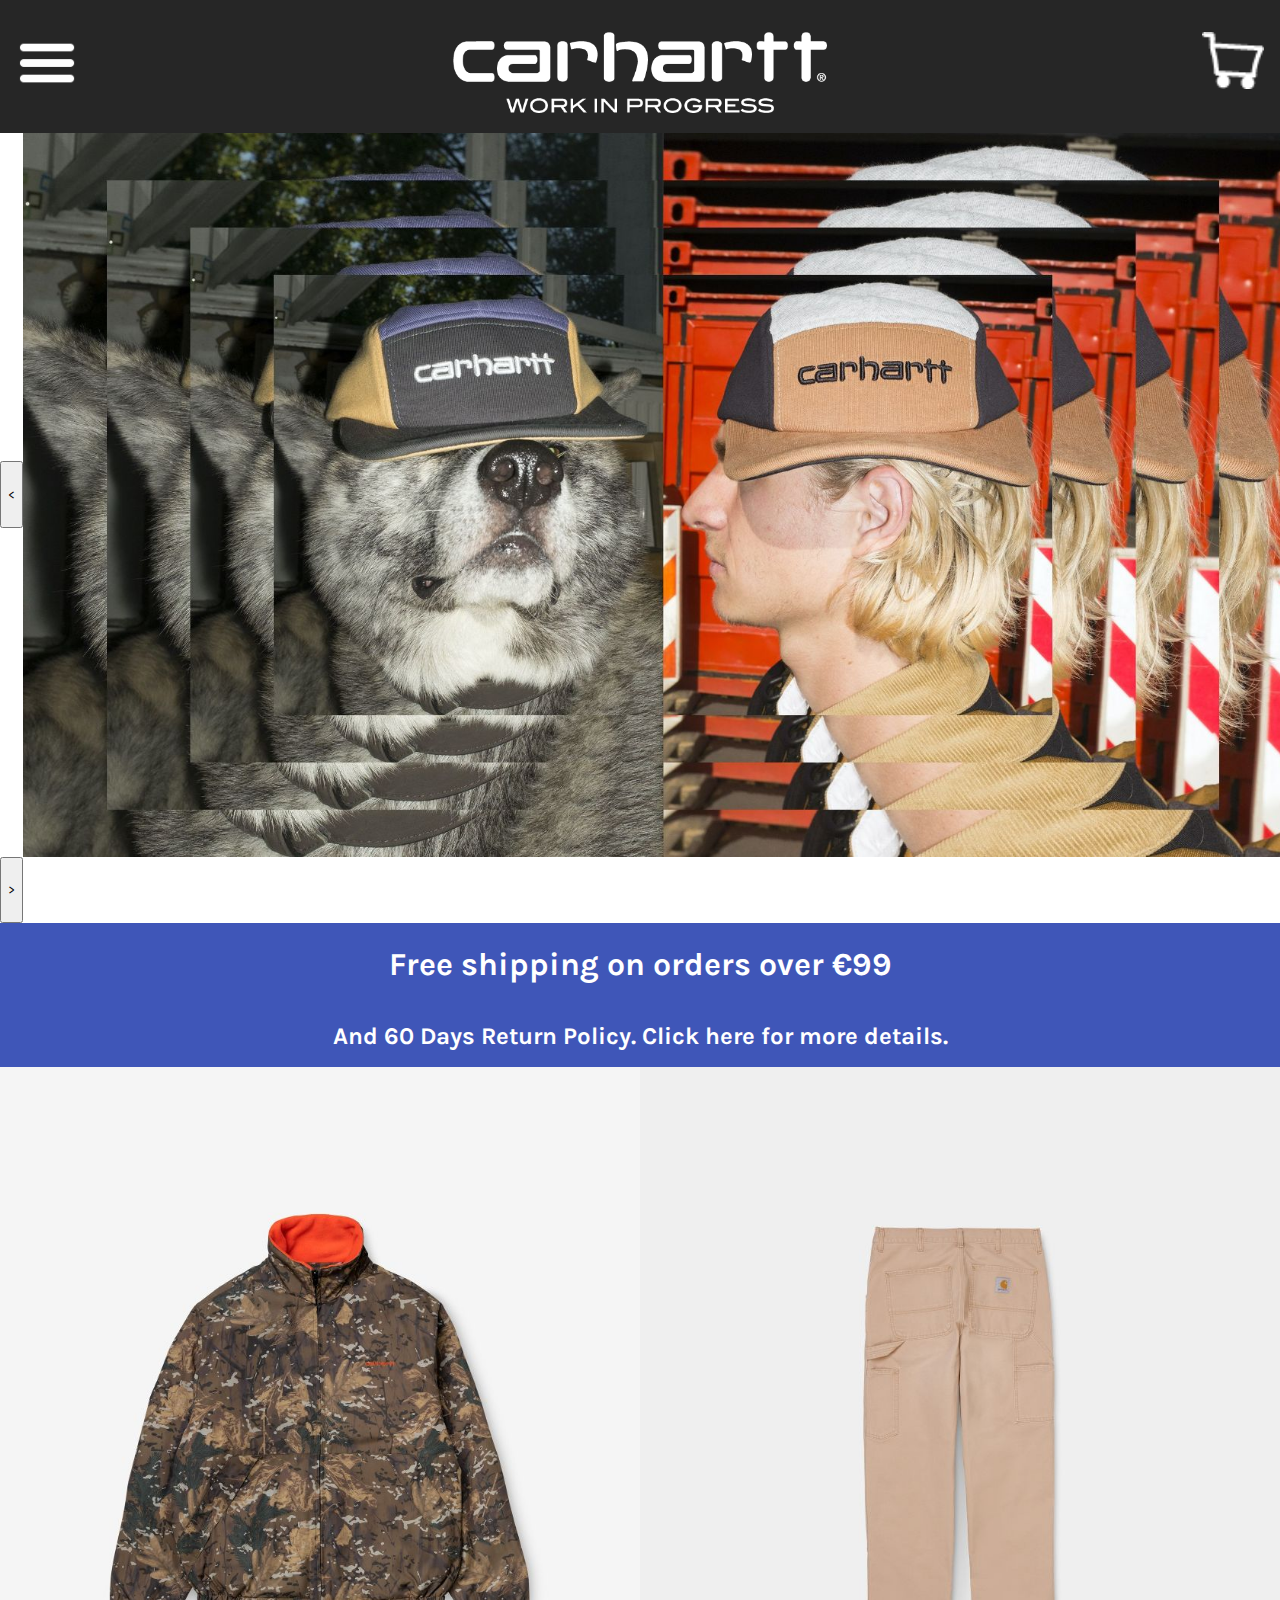
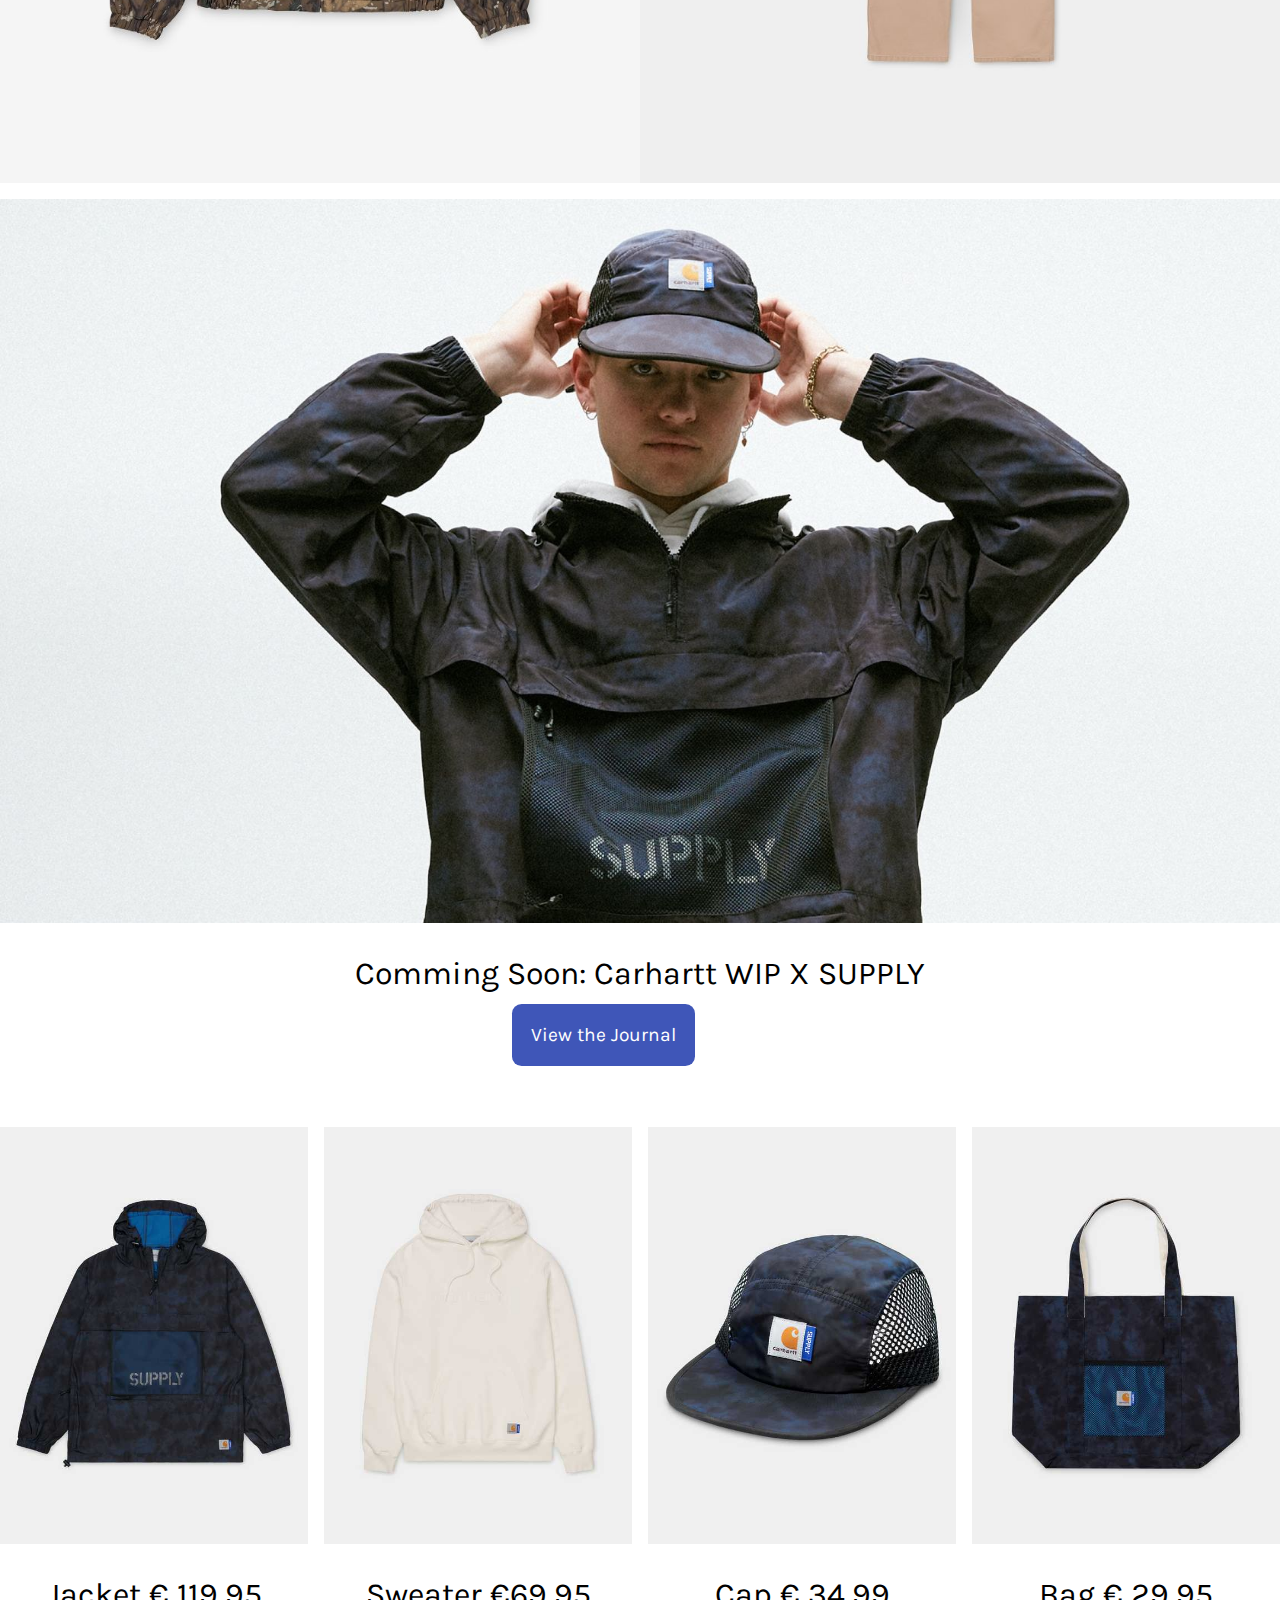
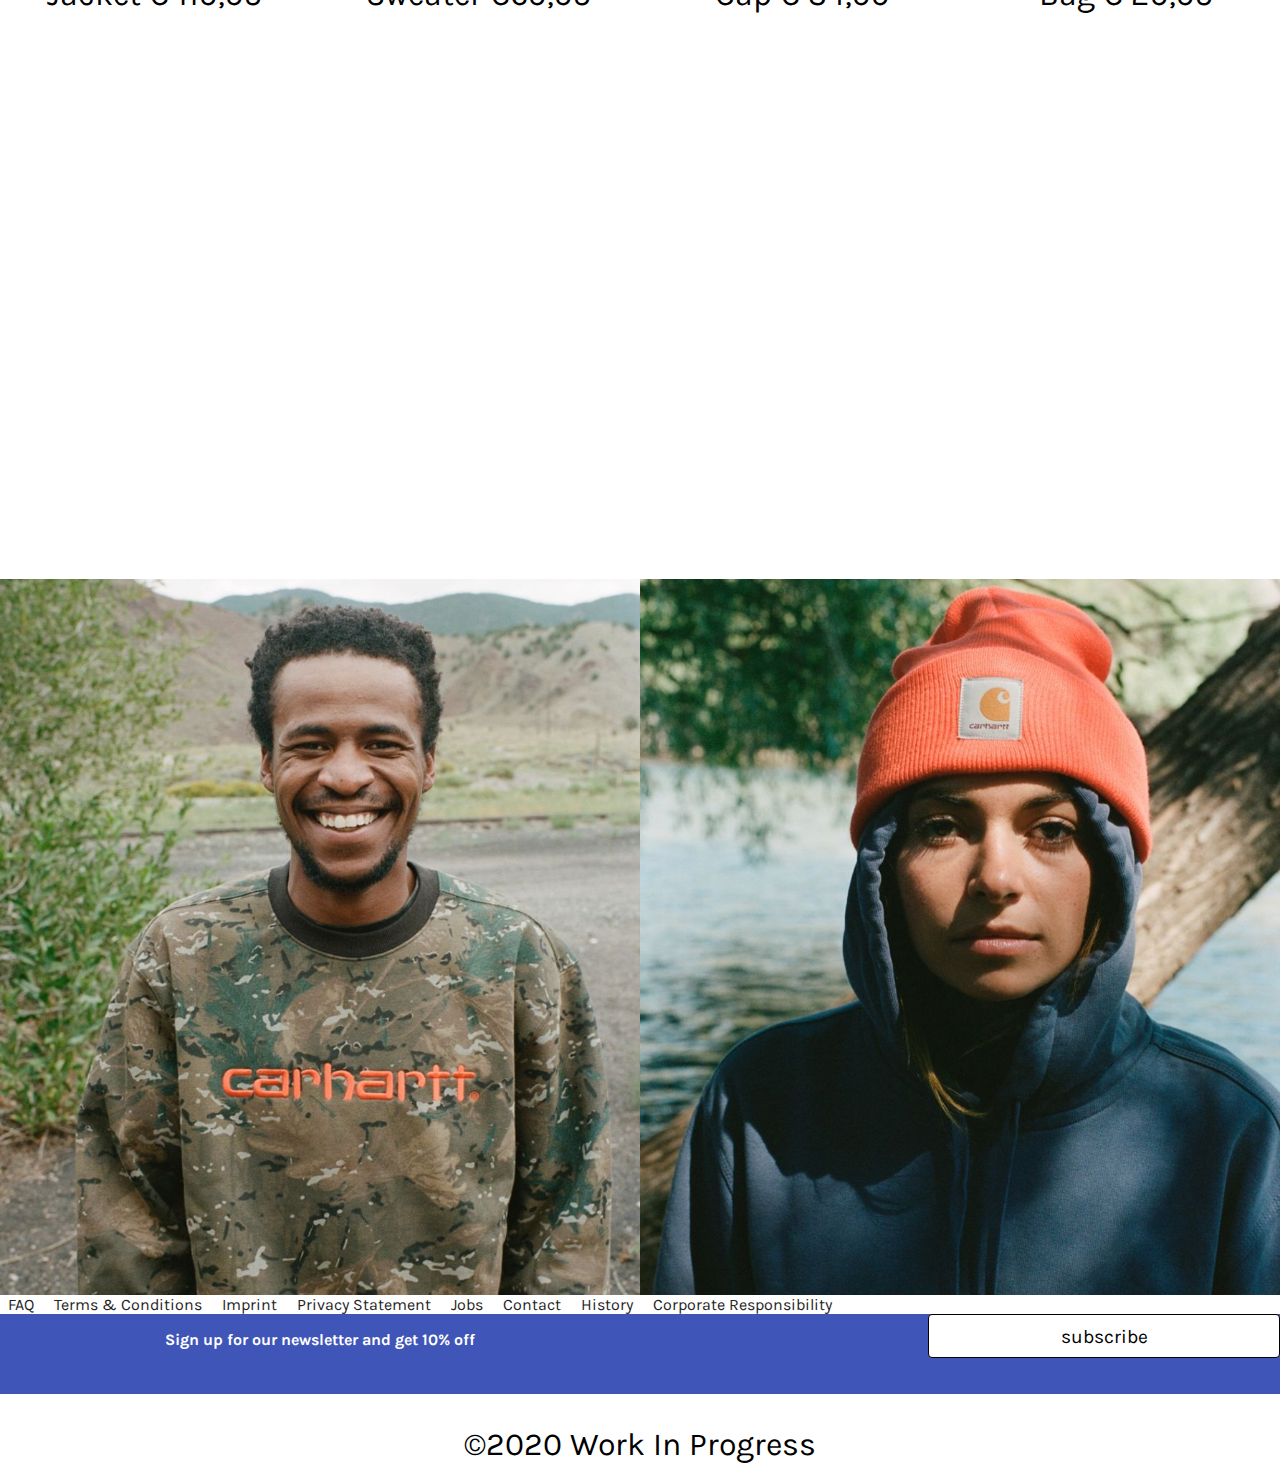
<file: index.html>
<!DOCTYP html>
<html lang="nl">
	
<head>
	<meta charset="UTF-8">
	<meta name="author" content="jouw naam">
	<meta name="viewport" content="width=device-width, initial-scale=1">
	
	<title>Carhartt-Wip</title>
	
	<link href="styles/index.css" rel="stylesheet">
	<link href="https://fonts.googleapis.com/css2?family=Karla&display=swap" rel="stylesheet">	
</head>

<body>
	<header>
		<nav>
			<ul>
				<li>
					<a href="#"><img src="images/menu.png" alt="menu balk"></a>
				</li>
				<li>
					<a href="#"><img src="images/carhartt-logo.png" alt="logo carhartt"> </a>
				</li>
				<li>
					<a href="#"><img src="images/winkelkar.png" alt="winkelkart"></a>
				</li>
			</ul>
		</nav>
	</header>

	<main>
		<section>
			<div  id='fotobladeren'>
			    <button id='terug'>&lt;</button>
			        <img src="images/slide1.jpeg" alt="man en hond met petten van carhartt" id='foto'>
			        <p><span id='huidigeFotoNr'>huidig</span>/<span id='laatsteFotoNr'>aantal</span></p>
			        </div>
			        <div>
			    <button id='vooruit'>&gt;</button>
			</div>

			<h2>
				Free shipping on orders over &euro;99
			</h2>
			<h3>
				And 60 Days Return Policy. Click here for more details.
			</h3>
		</section>	

		<section>
		<div class="container">
			<a href="#">
				<img src="images/promo1.jpeg" alt="jas" class="image">
			</a>
			<div class="overlay">
		    	<div class="text">Jassen</div>
			</div>
		</div>

		<div class="container">
			<a href="#">
				<img src="images/promo2.jpeg" alt="Beige broek" class="image">
			</a>
			<div class="overlay">
		    	<div class="text">Broeken</div>
		    </div>
		</div>
		</section>
		
		<section>
			<figure>
				<img src="images/journal1.jpeg" alt="Jongeman met een blauw/zwartgevlekte windjack">
				<figcaption>Comming Soon: Carhartt WIP X SUPPLY</figcaption>
			</figure>

			<a href="journal.html">View the Journal</a>
		</section>
		
		<section>
			<figure>
				<a href="#"><img src="images/supply1.jpeg" alt="blauw/zwartgevlekte Supply Windjack"></a>
				<figcaption>
					Jacket 
					&euro; 119,95
				</figcaption>
			</figure>
			<figure>
				<a href="#"><img src="images/supply2.jpeg" alt="Witte trui"></a>
				<figcaption>
					Sweater
					&euro;69,95
				</figcaption>
			</figure>
			<figure>
				<a href="#"><img src="images/supply3.jpeg" alt="blauw/zwartgevlekte Carharttxsupply cap"></a>
				<figcaption>
					Cap
					&euro; 34,99
				</figcaption>
			</figure>
			<figure>
				<a href="#"><img src="images/supply6.jpeg" alt="blauw/zwartgevlekte shopper"></a>
				<figcaption>
					Bag
					&euro; 29,95
				</figcaption>
			</figure>
			
		</section>
		<section>
			<div class="container">
				<a href="#">
					<img src="images/men.jpeg" alt="Mannen" class="image">
				</a>
				<div class="overlay">
			    	<div class="text">Mannen</div>
				</div>
			</div>

			<div class="container">
				<a href="#">
					<img src="images/women.jpeg" alt="Vrouwen" class="image">
				</a>
				<div class="overlay">
			    	<div class="text">Vrouwen</div>
				</div>
			</div>
		</section>
	</main>

	<footer>
		<section>
			<a href="#">FAQ</a>
			<a href="#">Terms & Conditions</a>
			<a href="#">Imprint</a>
			<a href="#">Privacy Statement</a>
			<a href="#">Jobs</a>
			<a href="#">Contact</a>
			<a href="#">History</a>
			<a href="#">Corporate Responsibility</a>
		</section>
		<section>
			<h2>
				Sign up for our newsletter and get 10% off
			</h2>
			<button>
				subscribe
			</button>
		</section>
		<p>&copy;2020 Work In Progress</p>
	</footer>

	<script src="scripts/script.js"></script>
</body>
	
</html>
</file>
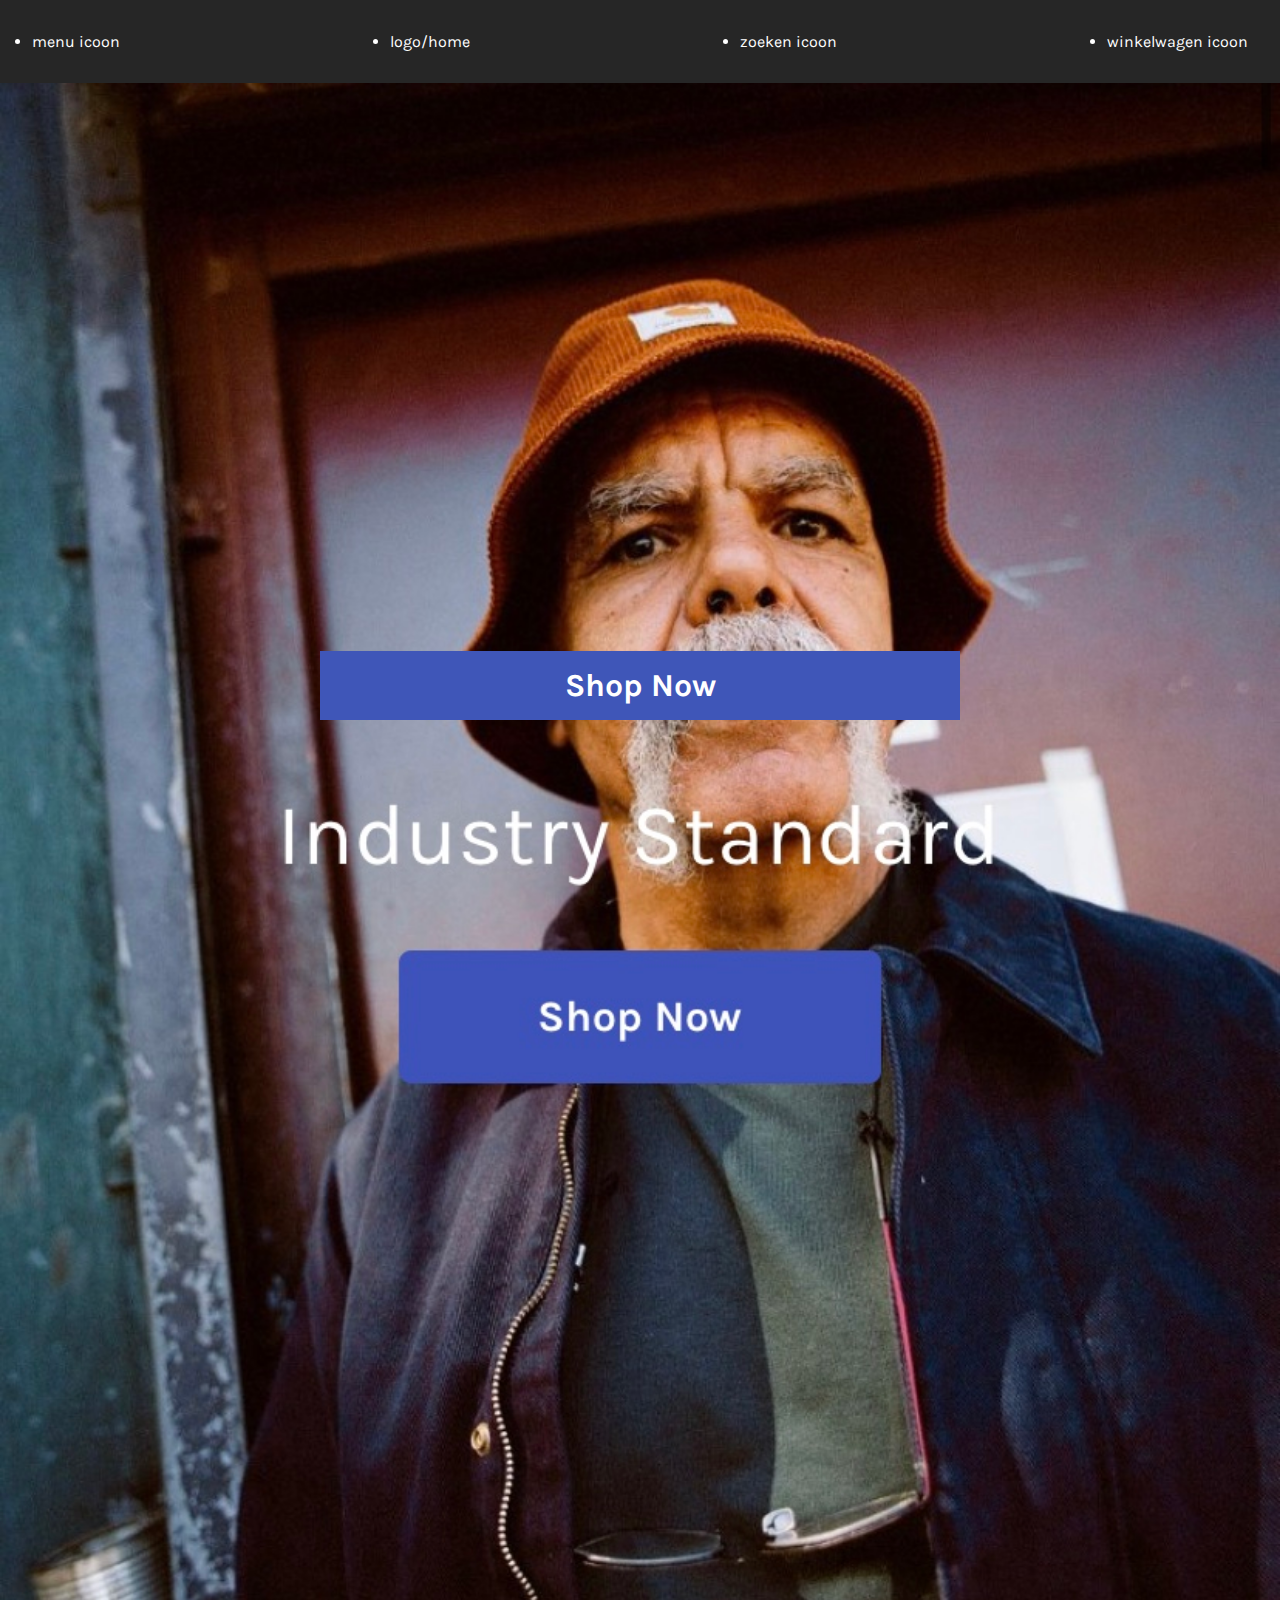
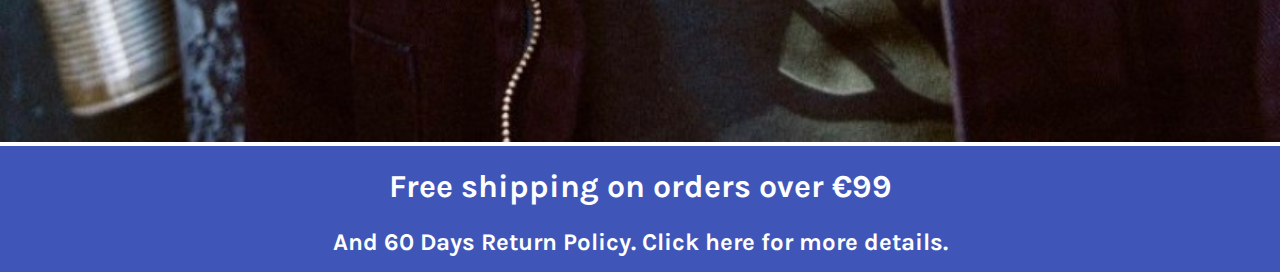
<file: basiswebsite/index.html>
<!doctype html>
<html lang="nl">
	
<head>
	<meta charset="UTF-8">
	<meta name="author" content="jouw naam">
	<meta name="viewport" content="width=device-width, initial-scale=1">
	
	<title>Carhartt-Wip</title>
	
	<link href="styles/style.css" rel="stylesheet">
	<link href="https://fonts.googleapis.com/css2?family=Karla&display=swap" rel="stylesheet">
</head>

<body>
	<script src="scripts/script.js"></script>
	<header>
		<nav>
			<ul>
				<li>
					menu icoon
				</li>
				<li>
					logo/home 
				</li>
				<li>
					zoeken icoon
				</li>
				<li>
					winkelwagen icoon
				</li>
			</ul>
		</nav>
	</header>

	<main>
		<section>
			<img src="images/banner.jpg" alt="man met hoed">
			<h2>
				Shop Now
			</h2>
		</section>				
		
		<h2>
			Free shipping on orders over &euro;99
		</h2>
		<h3>
			And 60 Days Return Policy. Click here for more details.
		</h3>
		
	</main>

	<footer>
		
	</footer>
</body>
	
</html>
</file>
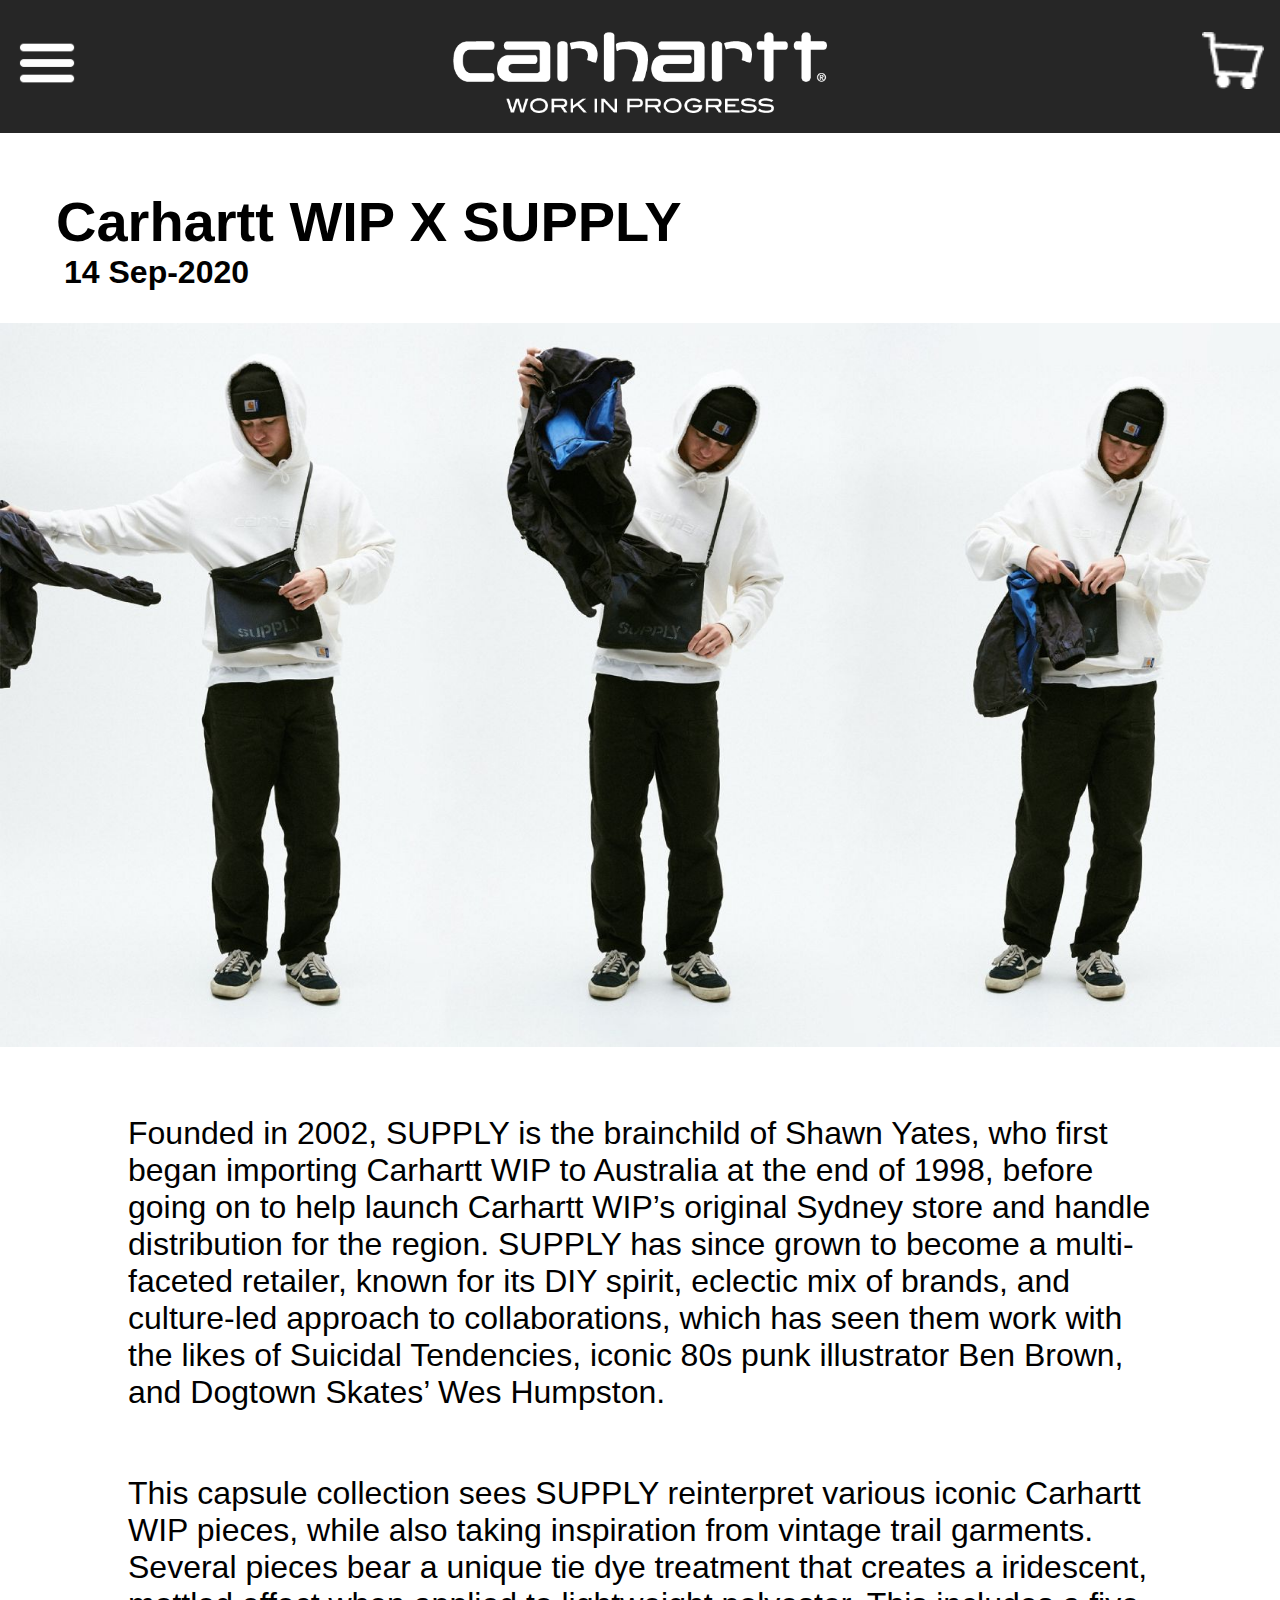
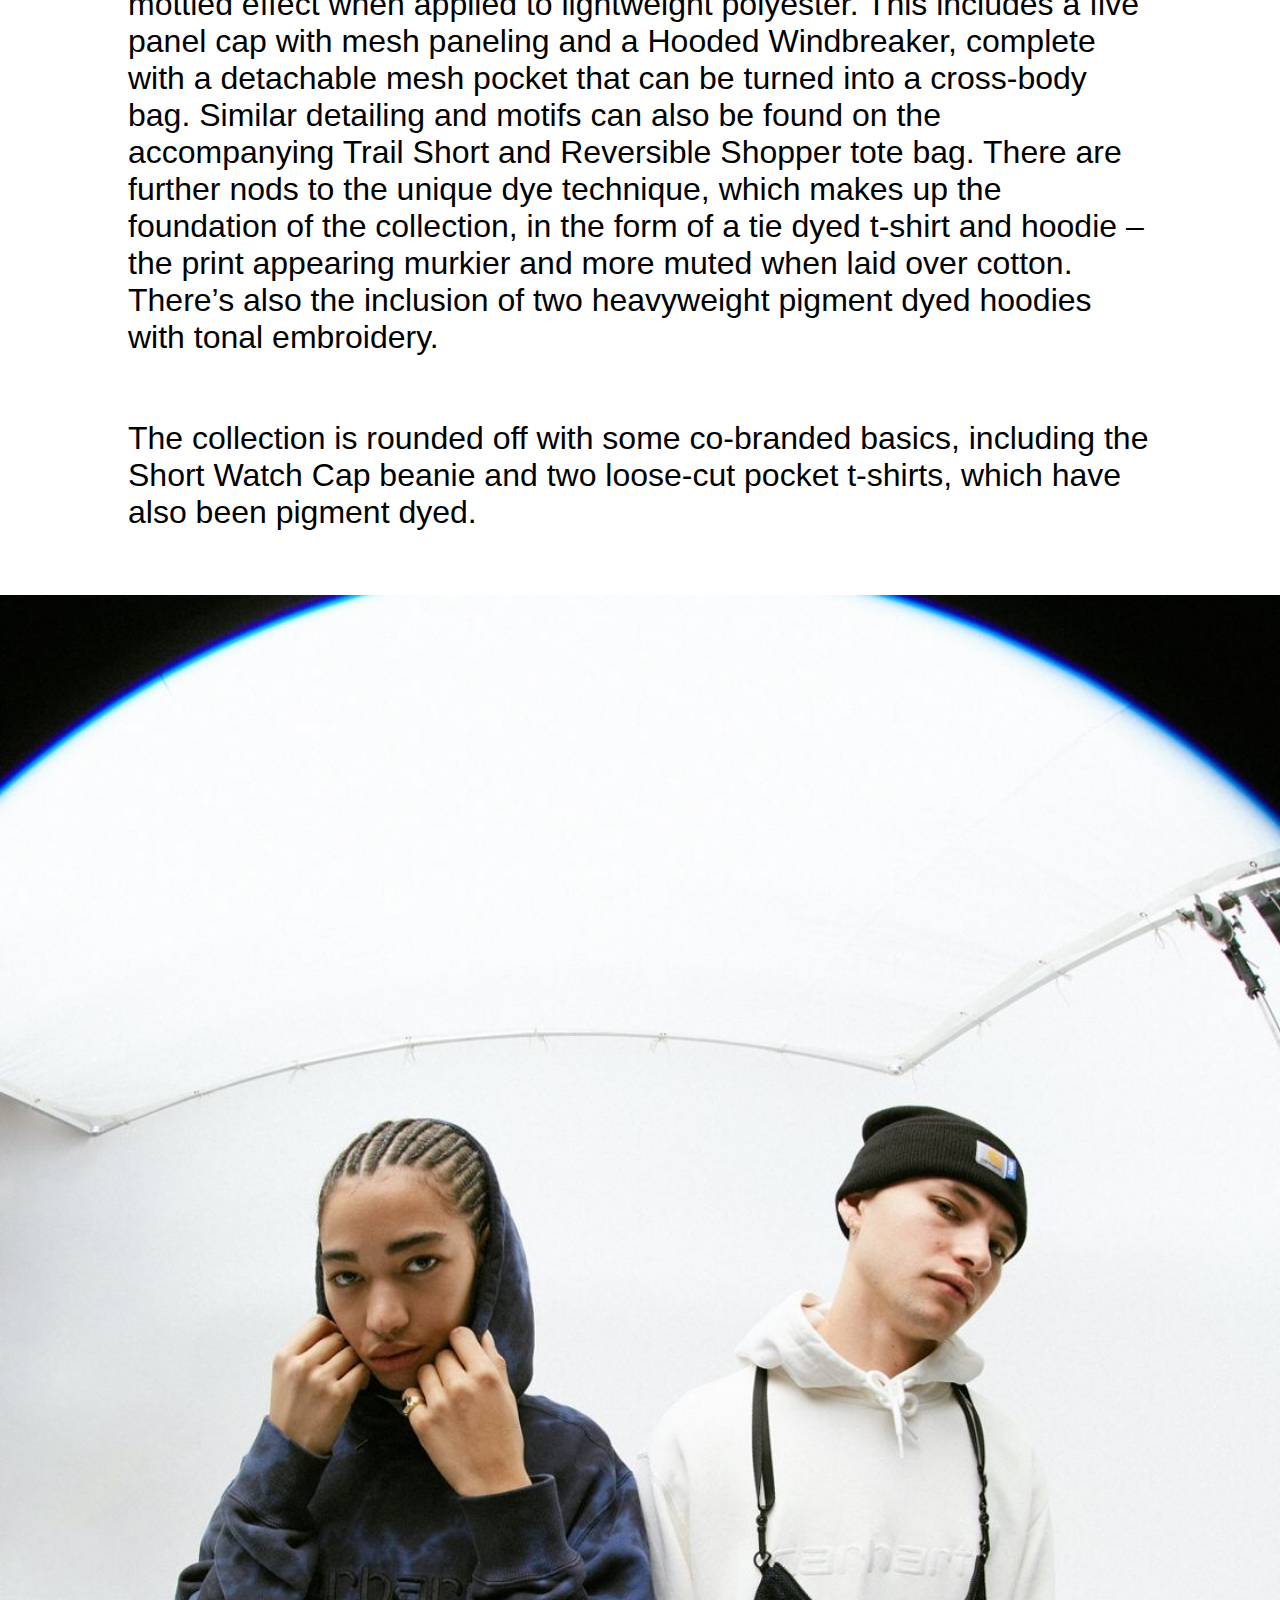
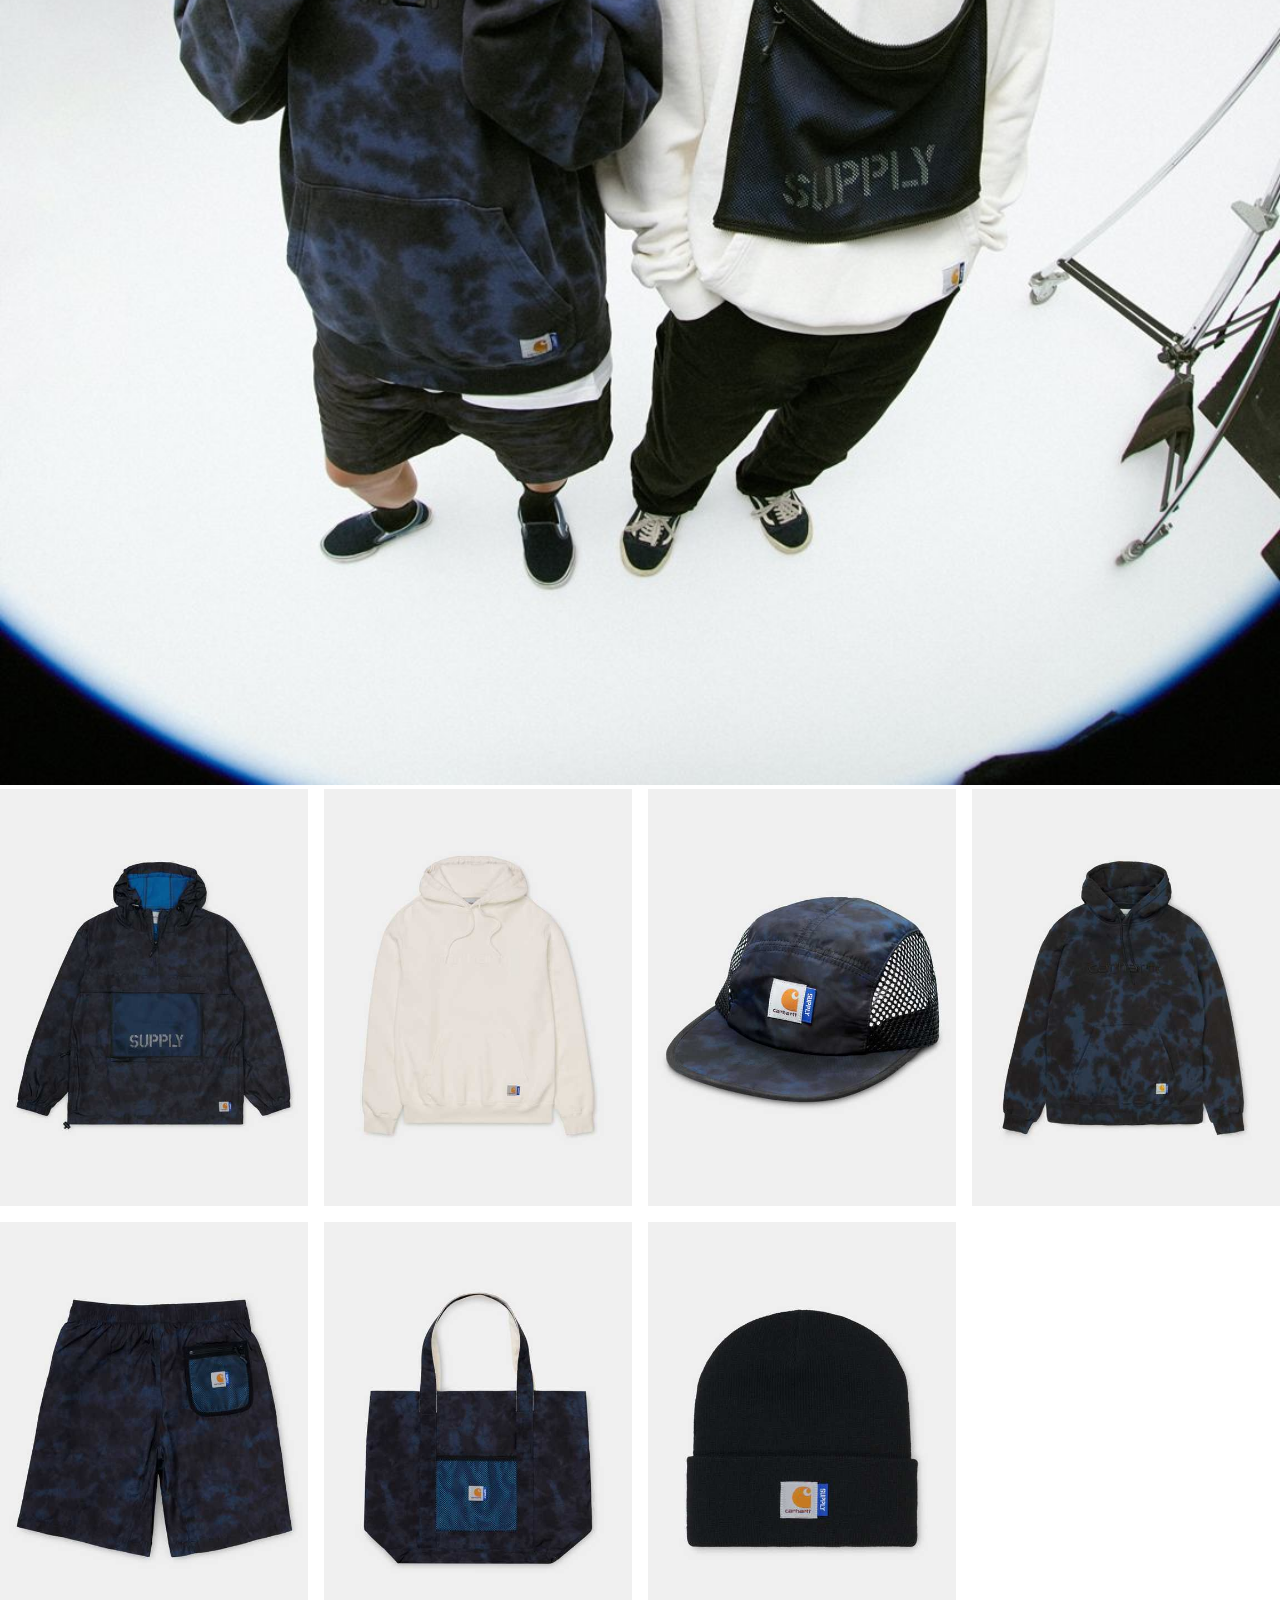
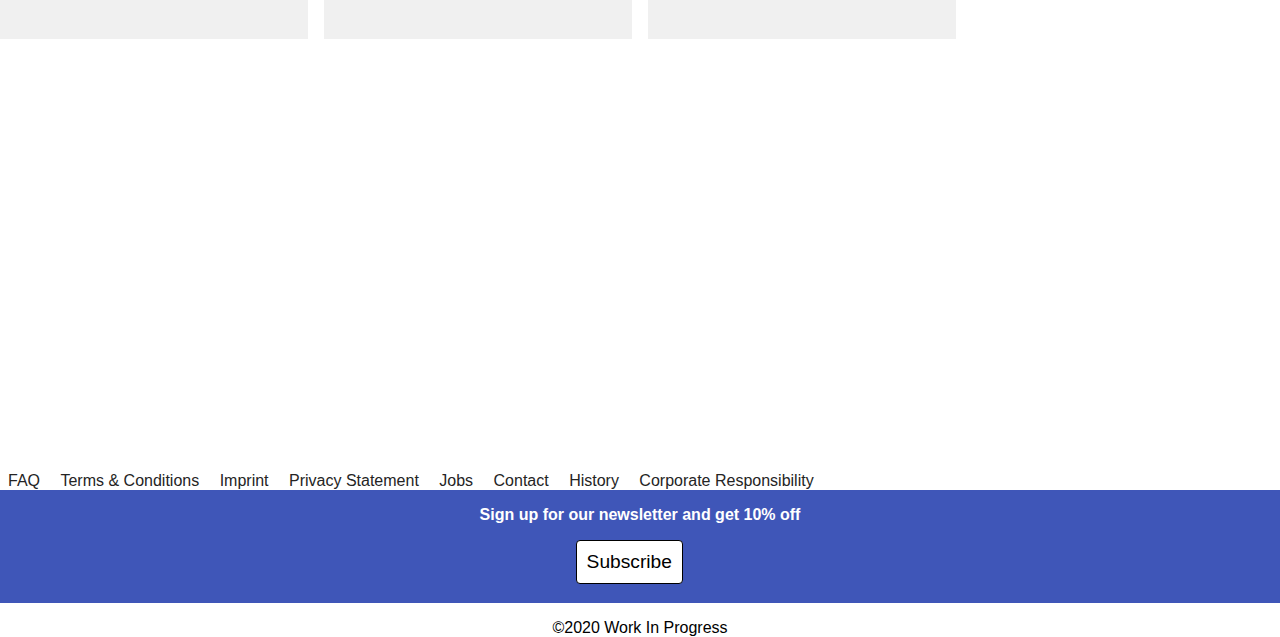
<file: journal.html>
<!DOCTYPE html>
<html lang="en">
<head>
	<meta charset="UTF-8">
	<meta name="viewport" content="width=device-width, initial-scale=1.0">
	<title>Journal</title>
	<link href="styles/style.css" rel="stylesheet">
</head>

<body>
	<header>
		<nav>
			<ul>
				<li>
					<a href="#"><img src="images/menu.png" alt="menu balk"></a>
				</li>
				<li>
					<a href="index.html"><img src="images/carhartt-logo.png" alt="logo carhartt"></a> 
				</li>
				<li>
					<a href="#"><img src="images/winkelkar.png" alt="winkelkart"></a>
				</li>
				
			</ul>
		</nav>
	</header>

	<main>
		<h1>Carhartt WIP X SUPPLY</h1>
		<h2>14 Sep-2020</h2>

		<img src="images/supplybanner.jpeg" alt="SUPPLYXCARHARTT banner">

		<p>
			Founded in 2002, SUPPLY is the brainchild of Shawn Yates, who first began importing Carhartt WIP to Australia at the end of 1998, before going on to help launch Carhartt WIP’s original Sydney store and handle distribution for the region. SUPPLY has since grown to become a multi-faceted retailer, known for its DIY spirit, eclectic mix of brands, and culture-led approach to collaborations, which has seen them work with the likes of Suicidal Tendencies, iconic 80s punk illustrator Ben Brown, and Dogtown Skates’ Wes Humpston.
		</p>
		<p>
			This capsule collection sees SUPPLY reinterpret various iconic Carhartt WIP pieces, while also taking inspiration from vintage trail garments. Several pieces bear a unique tie dye treatment that creates a iridescent, mottled effect when applied to lightweight polyester. This includes a five panel cap with mesh paneling and a Hooded Windbreaker, complete with a detachable mesh pocket that can be turned into a cross-body bag. Similar detailing and motifs can also be found on the accompanying Trail Short and Reversible Shopper tote bag. There are further nods to the unique dye technique, which makes up the foundation of the collection, in the form of a tie dyed t-shirt and hoodie – the print appearing murkier and more muted when laid over cotton. There’s also the inclusion of two heavyweight pigment dyed hoodies with tonal embroidery. 
		</p>
		<p>
			The collection is rounded off with some co-branded basics, including the Short Watch Cap beanie and two loose-cut pocket t-shirts, which have also been pigment dyed.
		</p>
		<img src="images/journal2.jpeg" alt="fish eye sneakpeak">
		
		<section>
			<div class="container">
				<a href="#">
					<img src="images/supply1.jpeg" alt="blauw/zwartgevlekte windjack" class="image">
				</a>
				<div class="overlay">
			    	<div class="text">&euro; 119,95</div>
				</div>
			</div>
			<div class="container">
				<a href="#">
					<img src="images/supply2.jpeg" alt="witte trui" class="image">
				</a>
				<div class="overlay">
			    	<div class="text">&euro;69,95</div>
				</div>
			</div>
			<div class="container">
				<a href="#">
					<img src="images/supply3.jpeg" alt="blauwe cap" class="image">
				</a>
				<div class="overlay">
			    	<div class="text">&euro; 34,99</div>
				</div>
			</div>
			<div class="container">
				<a href="#">
					<img src="images/supply4.jpeg" alt="blauw/zwartgevlekte trui" class="image">
				</a>
				<div class="overlay">
			    	<div class="text">&euro;69,95</div>
				</div>
			</div>			
			<div class="container">
				<a href="#">
					<img src="images/supply5.jpeg" alt="blauw/zwartgevlekte broek" class="image">
				</a>
				<div class="overlay">
			    	<div class="text">&euro; 59,95</div>
				</div>
			</div>
			<div class="container">
				<a href="#">
					<img src="images/supply6.jpeg" alt="blauw/zwartgevlekte totebag" class="image">
				</a>
				<div class="overlay">
			    	<div class="text">&euro; 29,95</div>
				</div>
			</div>
			<div class="container">
				<a href="#">
					<img src="images/supply7.jpeg" alt="zwarte beanie" class="image">
				</a>
				<div class="overlay">
			    	<div class="text">&euro; 29,95</div>
				</div>
			</div>

		</section>

	</main>

	<footer>
		<section>
			<a href="#">FAQ</a>
			<a href="#">Terms & Conditions</a>
			<a href="#">Imprint</a>
			<a href="#">Privacy Statement</a>
			<a href="#">Jobs</a>
			<a href="#">Contact</a>
			<a href="#">History</a>
			<a href="#">Corporate Responsibility</a>
		</section>
		<section>
			<h2>
				Sign up for our newsletter and get 10% off
			</h2>
			<button>
				Subscribe
			</button>
		</section>
		<p>&copy;2020 Work In Progress</p>
	</footer>

</body>
</html>
</file>
<file: styles/index.css>
/* CSS Document */
*, *::after, *::before {
  box-sizing:border-box;  
}

*{
	font-family: 'Karla', sans-serif;
	margin:0em;
}

/* Mobiel */
img{
	width: 100%;
}

h2{
	background-color: rgb(63,86,184);
	color: rgb(255,255,255);
	text-align: center;
	font-size: 1.2em;
	padding: 0.7em;
}


h3{
	background-color: rgb(63,86,184);
	color: rgb(255,255,255);
	text-align: center;
	font-size: 0.8em;
	padding: 0.7em;
}

figcaption{
	text-align: center;
	font-size: 1.5em;
	padding: 1em;
}

section:nth-of-type(2){
	display: grid;
	grid-template-columns: 1fr;
	grid-template-rows: 2fr;
	grid-gap: 0em;
	padding-bottom: 2em;	
}

section:nth-of-type(2) img{
	z-index: 1;
}

section:nth-of-type(3) a{
	background-color: rgb(63,86,184);
	color: rgb(255,255,255);
	padding: 1em;
	border-radius: 0.5em;
	font-size: 1em;
	text-decoration: none;
	margin-left: 31%;
}

section:nth-of-type(4){
	display: grid;
	grid-template-columns: repeat(2, 1fr);
  	grid-template-rows: repeat(2, 1fr);
  	grid-gap: 1em;
  	margin-top: 4em;	
}

section:nth-of-type(5){
	display: grid;
	grid-template-columns: 1fr;
	grid-template-rows: 2fr;
	grid-gap: 0em;	
}

/* Nav */
header{
		position: sticky;
		top: 0;
		z-index: 10;
	}

nav ul {
	display:flex;
 	justify-content:space-between;
 	background-color:rgb(38,38,38);
 	color:rgb(255,255,255);
 	padding: 1em;
 	list-style: none;
}

nav ul li:first-of-type{
	width: 8%;
	padding-top: 1em;
}

nav ul li:nth-of-type(2){
	width: 35%;
	padding-top: 0.5em;
}

nav ul li:nth-of-type(3){
	width: 6%;
	margin-right: 0em;
	padding-top: 1em;
}

/* Footer */
footer section a{
	text-decoration: none;
	padding: 0.5em;
	font-size: 1em;
	text-align: center;
	color: rgb(36,36,36);
}

footer section:nth-of-type(2){
	background-color: rgb(63,86,184);
}

footer section h2 {
	background-color: rgb(63,86,184);
	color: rgb(255,255,255);
	padding:1em;
	top: 10em;
	margin:0em;
	font-size: 1em;
	text-align: center;
}

footer section button{
	margin-left: 45%;
	font-size: 1.2em;
	background-color: white;
	border: 1.5px solid black;
	border-radius: 4px;
	padding:0.5em;
	margin-bottom: 1em;
}

footer p{
	font-size: 1em;
	text-align: center;
	padding-top: 1em;
}

/*	Javascript stijling	*/

#fotobladeren {
    display:flex;
    justify-content: space-around;
    align-items: center;
}

 button#terug {
    height: 5em;
}

button#vooruit {
    height: 5em;
}

p:first-of-type {
	text-align: center;
}

/*breakdown 600px*/

@media(min-width: 600px){
	h2{
		background-color: rgb(63,86,184);
		color: rgb(255,255,255);
		text-align: center;
		font-size: 2em;
		padding: 0.7em;
	}

	h3{	
		background-color: rgb(63,86,184);
		color: rgb(255,255,255);
		text-align: center;
		font-size: 1.5em;
		padding: 0.7em;
	}

	section:nth-of-type(2){
		display: grid;
		grid-template-columns: 1fr 1fr;
		grid-gap: 0em;
		padding-bottom: 1em;	
	}

	figcaption{
		text-align: center;
		font-size: 2em;
		padding: 1em;
	}

	section:nth-of-type(3) a{
		background-color: rgb(63,86,184);
		color: rgb(255,255,255);
		padding: 1em;
		border-radius: 0.5em;
		font-size: 1.2em;
		text-decoration: none;
		margin-left: 40%;
	}

	section:nth-of-type(4){
		display: grid;
		grid-template-columns:(2, 1fr);
  		grid-gap: 1em;
  		margin-top: 4em;	
	}

/* nav */
	nav ul {
		display:flex;
 		justify-content:space-between;
 		background-color:rgb(38,38,38);
 		color:rgb(255,255,255);
 		padding: 1em;
 		list-style: none;
	}

	nav ul li:first-of-type{
		width: 5%;
	}

	nav ul li:nth-of-type(2){
		width: 30%;
		padding-top: 1em;
	}

	nav ul li:nth-of-type(3){
		width: 5%;
		margin-right: 0em;
	}

/* Footer */
	footer section a{
		text-decoration: none;
		padding: 0.5em;
		font-size: 1em;
		text-align: center;
		color: rgb(36,36,36);
	}

	footer section:nth-of-type(2){
	background-color: rgb(63,86,184);
	}

	footer section h2 {
		background-color: rgb(63,86,184);
		color: rgb(255,255,255);
		padding:1em;
		top: 10em;
		margin:0em;
		font-size: 1em;
		text-align: center;
	}

	footer section button{
		margin-left: 45%;
		font-size: 1.2em;
		background-color: white;
		border: 1.5px solid black;
		border-radius: 4px;
		padding:0.5em;
		margin-bottom: 1em;
	}

	footer p{
		font-size: 1em;
		text-align: center;
	}
}

/*breakdown 800px*/

@media(min-width: 800px){
	section:nth-of-type(4){
			display: grid;
			grid-template-columns: repeat(4, 1fr);
  			grid-gap: 1em;
  			margin-top: 5em;	
		}

	section:nth-of-type(5){
		display: grid;
		grid-template-columns: repeat(2, 1fr);
		grid-gap: 0em;	
	}

/* Footer */
	footer section a{
		text-decoration: none;
		padding: 0.5em;
		font-size: 1em;
		text-align: center;
		color: rgb(36,36,36);
	}
	
	footer section:nth-of-type(2){
		background-color: rgb(63,86,184);
	}

	footer section h2 {
		background-color: rgb(63,86,184);
		color: rgb(255,255,255);
		padding:1em;
		top: 10em;
		margin:0em;
		font-size: 1em;
		text-align: center;
	}

	footer section button{
		margin-left: 45%;
		font-size: 1.2em;
		background-color: white;
		border: 1.5px solid black;
		border-radius: 4px;
		padding:0.5em;
		margin-bottom: 1em;
	}

	footer p{
		font-size: 2em;
		text-align: center;
	}
}


/*overlays img*/

.container {
  position: relative;
  width: 100%;
}

.image {
  display: block;
  width: 100%;
  height: auto;
}

.overlay {
  position: absolute;
  top: 0;
  bottom: 0;
  left: 0;
  right: 0;
  height: 100%;
  width: 100%;
  opacity: 0;
  transition: .5s ease;
  background-color: rgb(36,36,36);
}

.container:hover .overlay {
  opacity: 0.8;
}

.text {
  color: white;
  font-size: 20px;
  position: absolute;
  top: 50%;
  left: 50%;
  transform: translate(-50%, -50%);
  text-align: center;
  opacity: 1;
}
</file>
<file: basiswebsite/styles/style.css>
/* CSS Document */
*, *::after, *::before {
  box-sizing:border-box;  
}

*{
	font-family: 'Karla', sans-serif;
	margin:0em;
}

nav ul {
	display:flex;
 	justify-content:space-between;
 	background-color:rgb(38,38,38);
 	color:rgb(255,255,255);
 	padding: 2em;
 	
}

img{
	width: 100%;
}

section{
	position: relative;
}

section h2 {
	background-color: rgba(63,86,184);
	color: rgb(255,255,255);
	padding: 0.5em;
	position: absolute;
	left: 10em;
	right: 10em;
	top: 17.75em;

}

h2{
	background-color: rgba(63,86,184);
	color: rgb(255,255,255);
	text-align: center;
	font-size: 2em;
	padding: 0.7em;
}

h3{
	background-color: rgba(63,86,184);
	color: rgb(255,255,255);
	text-align: center;
	font-size: 1.5em;
	padding-bottom: 0.7em;
}
</file>
<file: styles/style.css>
/* CSS Document */
*, *::after, *::before {
  box-sizing:border-box;  
}

*{
	font-family: 'Karla', sans-serif;
	margin:0em;
}

/* mobiel */
img{
	width: 100%;
}

main h1{
	font-size: 2em;
	color: black;
	padding: 1em;
	padding-bottom: 0em;
}

main h2{
	background-color: white;
	color: black;
	font-size: 0.8em;
	padding-bottom: 1em;
	padding-left: 2.5em;
	padding-top: 0em;
	text-align: left;
}

main p{
	padding: 2em 4em;
	font-size: 1em;
}

main p:nth-of-type(2){
	padding: 0em 4em;
	font-size: 1em;
}

main section{
	display: grid;
	grid-template-columns: repeat(2, 1fr);
  	grid-template-rows: repeat(3, 1fr);
  	grid-gap: 0.5em;
}

/* Nav */
header{
		position: sticky;
		top: 0;
		z-index: 10;
	}

nav ul {
	display:flex;
 	justify-content:space-between;
 	background-color:rgb(38,38,38);
 	color:rgb(255,255,255);
 	padding: 1em;
 	list-style: none;
}

nav ul li:first-of-type{
	width: 8%;
	padding-top: 1em;
}

nav ul li:nth-of-type(2){
	width: 40%;
	padding-top: 0.5em;
}

nav ul li:nth-of-type(3){
	width: 6%;
	margin-right: 0em;
	padding-top: 1em;
}

/* Footer */
footer section a{
	text-decoration: none;
	padding: 0.5em;
	font-size: 1em;
	text-align: center;
	color: rgb(36,36,36);
}

footer section:nth-of-type(2){
	background-color: rgb(63,86,184);
}

footer section h2 {
	background-color: rgb(63,86,184);
	color: rgb(255,255,255);
	padding:1em;
	top: 10em;
	margin:0em;
	font-size: 1em;
	text-align: center;
}

footer section button{
	margin-left: 45%;
	font-size: 1.2em;
	background-color: white;
	border: 1.5px solid black;
	border-radius: 4px;
	padding:0.5em;
	margin-bottom: 1em;
}

footer p{
	font-size: 1em;
	text-align: center;
	padding-top: 1em;
}

/*breakdown 600px*/

@media(min-width: 600px){
	main section{
		display: grid;
		grid-template-columns: repeat(3, 1fr);
  		grid-template-rows: repeat(3, 1fr);
  		grid-gap: 1em
	}

	main p{
		padding: 2em 4em;
		font-size: 1.5em;
	}

	main p:nth-of-type(2){
		padding: 0em 4em;
		font-size: 1.5em;
	}

	main h1{
		font-size: 4em;
		color: black;
		padding: 1em;
		padding-bottom: 0em;
	}

	main h2{
		background-color: white;
		color: black;
		font-size: 1.2em;
		padding-bottom: 1em;
		padding-left: 4em;
		padding-top: 0em;
		text-align: left;
	}
/* nav */
	nav ul {
		display:flex;
 		justify-content:space-between;
 		background-color:rgb(38,38,38);
 		color:rgb(255,255,255);
 		padding: 1em;
 		list-style: none;
	}

	nav ul li:first-of-type{
		width: 5%;
	}

	nav ul li:nth-of-type(2){
		width: 30%;
		padding-top: 1em;
	}

	nav ul li:nth-of-type(3){
		width: 5%;
		margin-right: 0em;
	}

/* Footer */
	footer section a{
		text-decoration: none;
		padding: 0.5em;
		font-size: 1em;
		text-align: center;
		color: rgb(36,36,36);
	}

	footer section:nth-of-type(2){
		background-color: rgb(63,86,184);
	}

	footer section h2 {
		background-color: rgb(63,86,184);
		color: rgb(255,255,255);
		padding:1em;
		top: 10em;
		margin:0em;
		font-size: 1em;
		text-align: center;
	}

	footer section button{
		margin-left: 45%;
		font-size: 1.2em;
		background-color: white;
		border: 1.5px solid black;
		border-radius: 4px;
		padding:0.5em;
		margin-bottom: 1em;
	}

	footer p{
		font-size: 1em;
		text-align: center;
	}

}

/*breakdown 800px*/

@media(min-width: 800px){
	main section{
			display: grid;
			grid-template-columns: repeat(4, 1fr);
  			grid-gap: 1em
		}

	main p{
		padding: 2em 4em;
		font-size: 2em;
	}

	main p:nth-of-type(2){
		padding: 0em 4em;
		font-size: 2em;
	}

	main h1{
		font-size: 3.5em;
		color: black;
		padding: 1em;
		padding-bottom: 0em;
	}

	main h2{
		background-color: white;
		color: black;
		font-size: 2em;
		padding-bottom: 1em;
		padding-left: 2em;
		padding-top: 0em;
		text-align: left;
	}

/* Footer */
	footer section a{
		text-decoration: none;
		padding: 0.5em;
		font-size: 1em;
		text-align: center;
		color: rgb(36,36,36);
	}
	
	footer section:nth-of-type(2){
		background-color: rgb(63,86,184);
	}

	footer section h2 {
		background-color: rgb(63,86,184);
		color: rgb(255,255,255);
		padding:1em;
		top: 10em;
		margin:0em;
		font-size: 1em;
		text-align: center;
	}

	footer section button{
		margin-left: 45%;
		font-size: 1.2em;
		background-color: white;
		border: 1.5px solid black;
		border-radius: 4px;
		padding:0.5em;
		margin-bottom: 1em;
	}

	footer p{
		font-size: 1em;
		text-align: center;
	}
}

/*overlays img*/

.container {
  position: relative;
  width: 100%;
}

.image {
  display: block;
  width: 100%;
  height: auto;
}

.overlay {
  position: absolute;
  top: 0;
  bottom: 0;
  left: 0;
  right: 0;
  height: 100%;
  width: 100%;
  opacity: 0;
  transition: .5s ease;
  background-color: rgb(36,36,36);
}

.container:hover .overlay {
  opacity: 0.8;
}

.text {
  color: white;
  font-size: 20px;
  position: absolute;
  top: 50%;
  left: 50%;
  transform: translate(-50%, -50%);
  text-align: center;
  opacity: 1;
}
</file>
